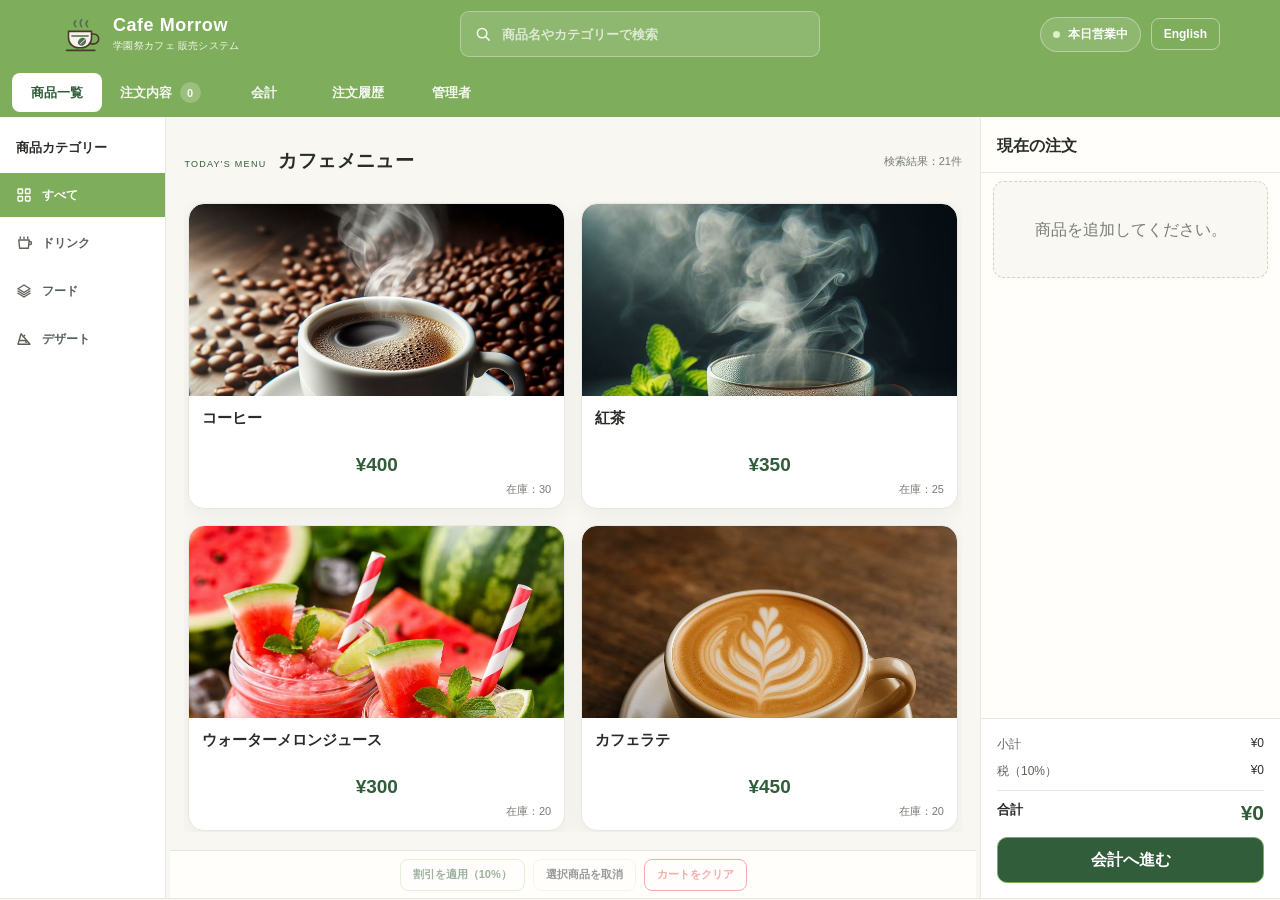
<file: cafe_sales_system2/index.html>
<!DOCTYPE html>
<html lang="ja">
<head>
  <meta charset="UTF-8">
  <meta name="viewport" content="width=device-width, initial-scale=1.0">
  <title>Cafe販売システム</title>
  <link rel="icon" type="image/svg+xml" href="images/cafe-morrow-logo.svg">
  <link rel="stylesheet" href="style.css?v=20261022-header-icon">
  <script src="script.js?v=20261023-watermelon" defer></script>
</head>
<body>
  <header class="site-header">
    <div class="header-inner">
      <a
        class="brand"
        href="#"
        data-screen="productsScreen"
        aria-label="Cafe Morrow 商品一覧へ戻る"
      >
        <img class="brand-logo" src="images/cafe-morrow-logo.svg" alt="">
        <span class="brand-copy">
          <strong>Cafe Morrow</strong>
          <small>学園祭カフェ 販売システム</small>
        </span>
      </a>
      <label class="search-box header-search">
        <span aria-hidden="true"><svg class="search-icon" viewBox="0 0 24 24" fill="none" stroke="currentColor" stroke-width="2" stroke-linecap="round" stroke-linejoin="round"><circle cx="10.8" cy="10.8" r="6.3"/><path d="m16 16 4.2 4.2"/></svg></span>
        <input
          id="search"
          type="search"
          aria-label="商品検索"
          placeholder="商品名やカテゴリーで検索"
          autocomplete="off"
        >
      </label>
      <div class="header-actions">
        <span class="open-badge" id="cafeStatus" aria-live="polite">
          <span aria-hidden="true"></span>
          <span id="cafeStatusLabel">本日営業中</span>
        </span>
        <button class="language-button" id="languageToggle" type="button">English</button>
      </div>
    </div>
  </header>

  <nav class="nav" aria-label="メインナビゲーション">
    <button class="nav-button active" data-screen="productsScreen">商品一覧</button>
    <button class="nav-button" data-screen="orderScreen">
      注文内容 <span id="cartBadge">0</span>
    </button>
    <button class="nav-button" data-screen="paymentScreen">会計</button>
    <button class="nav-button" data-screen="historyScreen">注文履歴</button>
    <button class="nav-button" id="adminNav">管理者</button>
  </nav>

  <main>
    <section class="screen active" id="productsScreen">
      <div class="pos-layout">
        <aside class="category-sidebar" aria-label="カテゴリー">
          <h2>商品カテゴリー</h2>
          <div class="categories" id="categories">
            <button class="category active" data-category="すべて"><svg class="category-icon" viewBox="0 0 24 24" fill="none" stroke="currentColor" stroke-width="1.8" stroke-linecap="round" stroke-linejoin="round" aria-hidden="true"><rect x="4" y="4" width="6" height="6" rx="1"/><rect x="14" y="4" width="6" height="6" rx="1"/><rect x="4" y="14" width="6" height="6" rx="1"/><rect x="14" y="14" width="6" height="6" rx="1"/></svg> すべて</button>
            <button class="category" data-category="ドリンク"><svg class="category-icon" viewBox="0 0 24 24" fill="none" stroke="currentColor" stroke-width="1.8" stroke-linecap="round" stroke-linejoin="round" aria-hidden="true"><path d="M5 8h14l-1.2 11H6.2L5 8Z"/><path d="M7 4v2m5-2v2m5-2v2m2 4h1a2 2 0 0 1 0 4h-1"/></svg> ドリンク</button>
            <button class="category" data-category="フード"><svg class="category-icon" viewBox="0 0 24 24" fill="none" stroke="currentColor" stroke-width="1.8" stroke-linecap="round" stroke-linejoin="round" aria-hidden="true"><path d="m4 9 8-5 8 5-8 5-8-5Z"/><path d="m4 12 8 5 8-5M4 15l8 5 8-5"/></svg> フード</button>
            <button class="category" data-category="デザート"><svg class="category-icon" viewBox="0 0 24 24" fill="none" stroke="currentColor" stroke-width="1.8" stroke-linecap="round" stroke-linejoin="round" aria-hidden="true"><path d="M4 19h16L8 5 4 19Z"/><path d="M6 14h8M11 9l2-2m1 9h2"/></svg> デザート</button>
          </div>
        </aside>

        <section class="product-browser" aria-label="商品一覧">
          <div class="menu-toolbar">
            <div class="menu-heading">
              <p class="eyebrow">TODAY'S MENU</p>
              <h2>カフェメニュー</h2>
            </div>
            <p id="searchMessage" class="muted" aria-live="polite"></p>
          </div>
          <p class="closed-notice" id="cafeClosedNotice" hidden>
            ただいま閉店中です。営業再開まで注文をお待ちください。
          </p>
          <div class="products" id="products"></div>
          <p id="notice" class="notice" aria-live="polite"></p>
          <div class="bottom-action-bar">
            <button class="secondary discount-button" id="discountButton" type="button" disabled>割引を適用（10%）</button>
            <button class="secondary" id="voidItemButton" type="button" disabled>選択商品を取消</button>
            <button class="danger-button" id="clearCartButton" type="button" disabled>カートをクリア</button>
          </div>
        </section>

        <aside class="current-order" aria-labelledby="currentOrderHeading">
          <h2 id="currentOrderHeading">現在の注文</h2>
          <div class="pos-cart" id="posCart"></div>
          <div class="order-summary">
            <div class="summary-row"><span>小計</span><strong id="posSubtotal">¥0</strong></div>
            <div class="summary-row discount-summary" id="posDiscountRow" hidden><span>割引（10%）</span><strong id="posDiscount">−¥0</strong></div>
            <div class="summary-row"><span>税（10%）</span><strong id="posTax">¥0</strong></div>
            <div class="summary-row grand-total"><span>合計</span><strong id="posTotal">¥0</strong></div>
            <button class="primary full" type="button" data-go="paymentScreen">会計へ進む</button>
          </div>
        </aside>
      </div>
    </section>

    <section class="screen" id="systemStoppedScreen">
      <div class="panel system-stop-panel">
        <span class="system-stop-icon" aria-hidden="true">Ⅱ</span>
        <p class="eyebrow">SERVICE PAUSED</p>
        <h2>ただいま営業を終了しています</h2>
        <p class="muted">
          システムを停止しています。ご利用を再開するには、管理者にお問い合わせください。
        </p>
        <button class="secondary" data-go="adminLoginScreen">管理者ログイン</button>
      </div>
    </section>

    <section class="screen" id="orderScreen">
      <div class="panel">
        <h2 class="section-heading"><span class="heading-icon" aria-hidden="true"><svg viewBox="0 0 24 24" fill="none" stroke="currentColor" stroke-width="1.8" stroke-linecap="round" stroke-linejoin="round"><circle cx="9" cy="20" r="1"/><circle cx="19" cy="20" r="1"/><path d="M2 3h2l2.4 12.2a2 2 0 0 0 2 1.6h9.8a2 2 0 0 0 2-1.6L22 7H5"/></svg></span>注文内容</h2>
        <p class="muted">選択した商品の数量を変更したり、削除したりできます。</p>
        <div id="cart"></div>
        <div class="order-summary detail-summary">
          <div class="summary-row"><span>小計</span><strong id="orderSubtotal">¥0</strong></div>
          <div class="summary-row discount-summary" id="orderDiscountRow" hidden><span>割引（10%）</span><strong id="orderDiscount">−¥0</strong></div>
          <div class="summary-row"><span>税（10%）</span><strong id="orderTax">¥0</strong></div>
          <button class="secondary discount-cancel-button" id="orderDiscountButton" type="button">割引を適用（10%）</button>
        </div>
        <div class="total">
          <span>合計（税込）</span>
          <strong id="total">¥0</strong>
        </div>
        <div class="actions split">
          <button class="secondary" data-go="productsScreen">← 商品一覧に戻る</button>
          <button class="primary" data-go="paymentScreen">会計へ進む →</button>
        </div>
      </div>
    </section>

    <section class="screen" id="paymentScreen">
      <div class="panel narrow">
        <h2 class="section-heading"><span class="heading-icon" aria-hidden="true"><svg viewBox="0 0 24 24" fill="none" stroke="currentColor" stroke-width="1.8" stroke-linecap="round" stroke-linejoin="round"><rect x="3" y="5" width="18" height="14" rx="2"/><path d="M3 10h18M7 15h4"/></svg></span>会計</h2>
        <div class="payment-summary">
          <div class="order-summary payment-breakdown">
            <div class="summary-row"><span>小計</span><strong id="paymentSubtotal">¥0</strong></div>
            <div class="summary-row discount-summary" id="paymentDiscountRow" hidden><span>割引（10%）</span><strong id="paymentDiscount">−¥0</strong></div>
            <div class="summary-row"><span>税（10%）</span><strong id="paymentTax">¥0</strong></div>
            <div class="summary-row grand-total"><span>お支払い合計</span><strong id="paymentTotal">¥0</strong></div>
          </div>
        </div>
        <button class="secondary discount-cancel-button" id="paymentDiscountButton" type="button">割引を適用（10%）</button>

        <label for="paymentMethod">支払方法</label>
        <select id="paymentMethod" class="payment-select">
          <option value="現金">現金</option>
          <option value="クレジットカード">クレジットカード</option>
          <option value="電子マネー">電子マネー</option>
          <option value="ポイントカード">ポイントカード</option>
        </select>

        <div id="cashPaymentArea">
          <label for="payment">お預かり金額（現金）</label>
          <input
            id="payment"
            type="number"
            min="0"
            step="1"
            placeholder="お預かり金額を入力"
          >
          <div class="change">
            <span id="changeLabel">お釣り</span>
            <strong id="change">¥0</strong>
          </div>
        </div>

        <p id="paymentMethodNote" class="muted">現金でお支払いします。</p>
        <button class="primary full" id="checkout">注文を確定する</button>
        <p id="paymentNotice" class="notice"></p>

        <div class="actions">
          <button class="secondary" data-go="orderScreen">← 注文内容に戻る</button>
        </div>
      </div>
    </section>

    <section class="screen" id="historyScreen">
      <div class="panel">
        <h2 class="section-heading"><span class="heading-icon" aria-hidden="true"><svg viewBox="0 0 24 24" fill="none" stroke="currentColor" stroke-width="1.8" stroke-linecap="round" stroke-linejoin="round"><rect x="5" y="4" width="14" height="17" rx="2"/><path d="M9 4.5h6M9 10h6M9 14h6M9 18h3"/></svg></span>注文履歴</h2>
        <p class="muted">確定した注文を新しい順に表示します。</p>
        <div id="history"></div>
        <button class="secondary" id="clearHistory">履歴を削除</button>
      </div>
    </section>

    <section class="screen" id="adminLoginScreen">
      <div class="panel narrow">
        <h2 class="section-heading"><span class="heading-icon" aria-hidden="true"><svg viewBox="0 0 24 24" fill="none" stroke="currentColor" stroke-width="1.8" stroke-linecap="round" stroke-linejoin="round"><rect x="4" y="10" width="16" height="11" rx="2"/><path d="M8 10V7a4 4 0 1 1 8 0v3M12 14v3"/></svg></span>管理者ログイン</h2>
        <p class="muted">管理者専用機能を利用するにはログインしてください。</p>

        <label for="adminUser">ユーザー名</label>
        <input id="adminUser" autocomplete="username" placeholder="admin">

        <label for="adminPass">パスワード</label>
        <input
          id="adminPass"
          type="password"
          autocomplete="current-password"
          placeholder="パスワード"
        >

        <p class="muted">デモ用：ユーザー名 admin / パスワード admin123</p>
        <p id="adminLoginError" class="notice"></p>
        <button class="primary full" id="adminLoginButton">ログイン</button>

        <div class="actions">
          <button class="secondary" data-go="productsScreen">戻る</button>
        </div>
      </div>
    </section>

    <section class="screen" id="adminScreen">
      <div class="panel">
        <div class="admin-heading">
          <div>
            <h2 class="section-heading"><span class="heading-icon" aria-hidden="true"><svg viewBox="0 0 24 24" fill="none" stroke="currentColor" stroke-width="1.8" stroke-linecap="round" stroke-linejoin="round"><circle cx="12" cy="12" r="3"/><path d="m19.4 15 .1.1a1.7 1.7 0 0 1-2.4 2.4l-.1-.1a1.7 1.7 0 0 0-2.9 1.2v.2a1.7 1.7 0 0 1-3.4 0v-.2a1.7 1.7 0 0 0-2.9-1.2l-.1.1a1.7 1.7 0 0 1-2.4-2.4l.1-.1a1.7 1.7 0 0 0-1.2-2.9H4a1.7 1.7 0 0 1 0-3.4h.2a1.7 1.7 0 0 0 1.2-2.9l-.1-.1a1.7 1.7 0 0 1 2.4-2.4l.1.1a1.7 1.7 0 0 0 2.9-1.2V2.9a1.7 1.7 0 0 1 3.4 0v.2a1.7 1.7 0 0 0 2.9 1.2l.1-.1a1.7 1.7 0 0 1 2.4 2.4l-.1.1a1.7 1.7 0 0 0 1.2 2.9h.2a1.7 1.7 0 0 1 0 3.4h-.2a1.7 1.7 0 0 0-1.2 2.9Z"/></svg></span>管理者ダッシュボード</h2>
            <p class="muted">商品・在庫・売上・販売状況を管理できます。</p>
          </div>
          <button class="secondary" id="adminLogout">ログアウト</button>
        </div>

        <section class="cafe-status-control" aria-labelledby="cafeStatusHeading">
          <div>
            <h3 id="cafeStatusHeading">営業状態</h3>
            <p id="adminCafeStatus" class="muted"></p>
          </div>
          <button class="primary" id="toggleCafeStatus" type="button"></button>
        </section>

        <div class="admin-stats" id="adminStats"></div>

        <h3>商品情報・在庫管理</h3>
        <form id="productForm" class="admin-form">
          <input id="editProductId" type="hidden">

          <div>
            <label for="adminProductName">商品名</label>
            <input id="adminProductName" required maxlength="60" placeholder="商品名">
          </div>

          <div>
            <label for="adminProductCategory">カテゴリー</label>
            <select id="adminProductCategory" class="payment-select">
              <option>ドリンク</option>
              <option>フード</option>
              <option>デザート</option>
            </select>
          </div>

          <div>
            <label for="adminProductPrice">価格（円）</label>
            <input id="adminProductPrice" type="number" min="0" step="1" required>
          </div>

          <div>
            <label for="adminProductStock">在庫数</label>
            <input id="adminProductStock" type="number" min="0" step="1" required>
          </div>

          <button class="primary" type="submit">商品を保存</button>
          <button class="secondary" type="button" id="productFormReset">入力をクリア</button>
        </form>
        <div id="adminProductTable"></div>

        <h3>売上確認・販売状況分析</h3>
        <div class="admin-filters">
          <label for="salesPeriod">集計期間</label>
          <select id="salesPeriod" class="payment-select">
            <option value="today">今日</option>
            <option value="7">過去7日間</option>
            <option value="30">過去30日間</option>
            <option value="all">全期間</option>
          </select>
        </div>
        <div id="salesAnalysis"></div>
      </div>
    </section>
  </main>

  <footer>© Cafe販売システム</footer>
</body>
</html>
</file>
<file: cafe_sales_system2/style.css>
:root {
  color-scheme: light;
  --cream: #f8f7f2;
  --paper: #ffffff;
  --white: #fff;
  --brown: #292d29;
  --brown-soft: #596159;
  --green: #7ead5b;
  --green-dark: #315d3b;
  --green-pale: #edf4e8;
  --line: #e8e8e2;
  --muted: #777d75;
  --danger: #ef5350;
  --shadow: 0 8px 22px #3036400d;
  font-family: "Hiragino Kaku Gothic ProN", "Yu Gothic", Meiryo, sans-serif;
  color: var(--brown);
  background: var(--cream);
}

* { box-sizing: border-box; }
body { min-width: 320px; margin: 0; background: var(--cream); color: var(--brown); }
button, input, select { font: inherit; }
button { cursor: pointer; }
button:focus-visible, a:focus-visible, input:focus-visible, select:focus-visible { outline: 3px solid #a7b99a; outline-offset: 2px; }

.site-header { background: var(--paper); border-bottom: 1px solid var(--line); }
.header-inner { max-width: 1200px; min-height: 88px; margin: auto; padding: 14px 28px; display: flex; justify-content: space-between; align-items: center; }
.brand { display: inline-flex; align-items: center; gap: 11px; color: inherit; text-decoration: none; }
.brand-logo { display: block; width: 52px; height: 52px; flex: 0 0 52px; }
.brand-copy { display: block; }
.brand strong, .brand small { display: block; }
.brand strong { font-family: Georgia, "Yu Mincho", serif; font-size: 21px; letter-spacing: .03em; }
.brand small { margin-top: 3px; color: var(--muted); font-size: 11px; letter-spacing: .08em; }
.header-actions { display: flex; align-items: center; gap: 10px; }
.language-button { padding: 8px 12px; border: 1px solid var(--line); border-radius: 8px; background: var(--white); color: var(--brown); font-size: 12px; font-weight: 700; white-space: nowrap; }
.language-button:hover { border-color: var(--green); background: var(--green-pale); }
.open-badge { display: inline-flex; align-items: center; gap: 8px; padding: 8px 12px; border: 1px solid #dbe5d6; border-radius: 999px; background: #f5f8f1; color: var(--green-dark); font-size: 12px; font-weight: 700; }
.open-badge > span:first-child { width: 7px; height: 7px; flex: 0 0 7px; border-radius: 50%; background: #6c9560; }
.open-badge > span:last-child { width: auto; height: auto; border-radius: 0; background: transparent; white-space: nowrap; }
.open-badge.closed { border-color: #ead8ce; background: #fbf3ef; color: #8b483a; }
.open-badge.closed > span:first-child { background: #b56b54; }

.nav { position: sticky; z-index: 5; top: 0; display: flex; justify-content: center; gap: 8px; padding: 10px 16px; border-bottom: 1px solid var(--line); background: #fffdf8f2; backdrop-filter: blur(12px); }
.nav-button { min-width: 120px; padding: 11px 16px; border: 0; border-radius: 8px; background: transparent; color: var(--brown-soft); font-size: 14px; font-weight: 700; transition: background-color .15s ease, color .15s ease; }
.nav-button:hover { background: var(--green-pale); color: var(--green-dark); }
.nav-button:disabled { cursor: not-allowed; opacity: .48; }
.nav-button.active { background: var(--green); color: var(--white); }
#cartBadge { display: inline-grid; min-width: 21px; height: 21px; margin-left: 4px; padding: 0 5px; place-items: center; border-radius: 999px; background: #ffffff38; color: inherit; font-size: 11px; }

main { width: min(1160px, 100%); min-height: 68vh; margin: auto; padding: 34px 24px 52px; }
.screen { display: none; }
.screen.active { display: block; }
.panel { padding: 32px; border: 1px solid #eee8de; border-radius: 16px; background: var(--paper); box-shadow: var(--shadow); }
h2 { margin: 3px 0 22px; font-family: Georgia, "Yu Mincho", serif; font-size: 25px; letter-spacing: .02em; }
h3 { margin: 30px 0 14px; font-size: 18px; }
.menu-intro { padding: 6px 0 8px; }
.menu-intro .eyebrow { margin: 0 0 9px; color: var(--green); font-size: 11px; font-weight: 800; letter-spacing: .18em; }
.menu-intro h2 { margin: 0; font-size: 30px; }
.menu-intro .muted { margin: 9px 0 0; }
.closed-notice:not([hidden]) { margin: 16px 0 0; padding: 12px 14px; border: 1px solid #ead8ce; border-radius: 8px; background: #fbf3ef; color: #8b483a; font-size: 13px; }
.system-stop-panel { max-width: 620px; margin: 8vh auto; text-align: center; }
.system-stop-icon { display: grid; width: 58px; height: 58px; margin: 0 auto 18px; place-items: center; border-radius: 50%; background: #fbf3ef; color: #8b483a; font-size: 26px; }
.system-stop-panel .eyebrow { margin: 0 0 9px; color: #8b483a; font-size: 11px; font-weight: 800; letter-spacing: .18em; }
.system-stop-panel h2 { margin: 0 0 12px; }
.system-stop-panel .secondary { margin-top: 12px; }
.muted { color: var(--muted); font-size: 14px; line-height: 1.7; }

.categories { display: flex; gap: 9px; flex-wrap: wrap; margin: 24px 0 18px; }
.category { padding: 9px 18px; border: 1px solid var(--line); border-radius: 999px; background: var(--white); color: var(--brown-soft); font-size: 13px; font-weight: 700; transition: all .15s ease; }
.category:hover { border-color: #a8b79e; color: var(--green-dark); }
.category.active { border-color: var(--green); background: var(--green); color: white; }
.menu-toolbar { display: flex; justify-content: space-between; align-items: center; gap: 16px; margin: 0 0 18px; }
.search-box { display: flex; width: min(420px, 100%); min-height: 44px; align-items: center; gap: 10px; margin: 0; padding: 0 13px; border: 1px solid var(--line); border-radius: 9px; background: white; color: var(--muted); }
.search-box span { font-size: 22px; line-height: 1; }
.search-box .search-icon { display: block; width: 18px; height: 18px; }
.search-box input { width: 100%; min-width: 0; padding: 10px 0; border: 0; outline: 0; background: transparent; color: var(--brown); font-size: 14px; }
.search-box:focus-within { border-color: #8ca184; box-shadow: 0 0 0 3px #526c5214; }
.menu-toolbar #searchMessage { flex: 0 0 auto; margin: 0; font-size: 12px; }

.products { display: grid; grid-template-columns: repeat(3, minmax(0, 1fr)); align-items: start; gap: 17px; }
.product { min-width: 0; overflow: hidden; display: flex; flex-direction: column; padding: 0; border: 1px solid var(--line); border-radius: 13px; background: white; box-shadow: 0 4px 14px #49382d08; transition: transform .18s ease, box-shadow .18s ease, border-color .18s ease; }
.product:hover { transform: translateY(-2px); border-color: #d3ddcd; box-shadow: 0 10px 24px #49382d12; }
.product-photo { width: 100%; height: 280px; flex: 0 0 280px; display: grid; place-items: center; overflow: hidden; border: 0; border-radius: 0; background: #f8f6f0; color: var(--muted); font-size: 12px; }
.product-photo img { display: block; width: 100%; height: 100%; padding: 4px; object-fit: contain; object-position: center; transition: transform .28s ease; }
.product-photo > span { display: grid; width: 100%; height: 100%; place-items: center; }
@media (hover: hover) and (pointer: fine) {
  .product-photo:hover img { transform: scale(1.12); }
}
@media (hover: none) {
  .product-photo:active img { transform: scale(1.08); }
}
.product-info { flex: 1; min-width: 0; padding: 16px 16px 8px; }
.product-name { min-height: 1.5em; margin-bottom: 9px; overflow-wrap: anywhere; color: var(--brown); font-size: 16px; font-weight: 700; }
.price { color: var(--green-dark); font-family: Georgia, "Yu Mincho", serif; font-size: 20px; font-weight: 700; }
.stock { margin-top: 8px; color: var(--muted); font-size: 12px; }
.add { width: calc(100% - 32px); min-height: 40px; margin: 8px 16px 16px; padding: 9px 12px; border: 0; border-radius: 8px; background: var(--green); color: white; font-size: 13px; font-weight: 700; transition: background-color .15s ease; }
.add:hover:not(:disabled) { background: var(--green-dark); }
.add:disabled { cursor: not-allowed; background: #c8c4bb; color: #fff; }

label { display: block; margin: 10px 0 8px; font-weight: 700; }
input, .payment-select { width: 100%; min-height: 44px; padding: 11px 12px; border: 1px solid var(--line); border-radius: 8px; background: white; color: var(--brown); font-size: 15px; }
.payment-select { cursor: pointer; }
.order-row { display: grid; grid-template-columns: 1fr auto; gap: 12px; padding: 17px 0; border-bottom: 1px solid var(--line); }
.order-name { margin-bottom: 8px; font-weight: 700; }
.order-detail { color: var(--muted); font-size: 13px; }
.order-price { align-self: center; font-weight: 700; }
.qty-controls { display: flex; align-items: center; gap: 7px; flex-wrap: wrap; margin-top: 9px; }
.qty-controls button { min-height: 31px; padding: 3px 10px; border: 1px solid var(--line); border-radius: 6px; background: white; color: var(--brown); }
.qty-controls .remove { color: var(--danger); }
.total { display: flex; justify-content: space-between; align-items: center; margin-top: 20px; padding-top: 18px; border-top: 2px solid var(--green); }
.total strong, .payment-summary strong { color: var(--green-dark); font-family: Georgia, "Yu Mincho", serif; font-size: 25px; }
.actions { display: flex; justify-content: flex-end; gap: 12px; margin-top: 26px; }
.split > * { flex: 1; }
.primary, .secondary { min-height: 44px; padding: 12px 18px; border-radius: 8px; font-weight: 700; }
.primary { border: 1px solid var(--green); background: var(--green); color: white; }
.primary:hover { border-color: var(--green-dark); background: var(--green-dark); }
.primary:disabled { cursor: not-allowed; border-color: #c8c4bb; background: #c8c4bb; }
.secondary { border: 1px solid var(--line); background: white; color: var(--brown); }
.secondary:hover { border-color: #c2ceba; background: #f8faf5; }
.narrow { max-width: 650px; margin: auto; }
.payment-summary, .change { display: flex; justify-content: space-between; align-items: center; gap: 12px; margin: 18px 0; padding: 18px; border: 1px solid #e3e9dd; border-radius: 10px; background: #f4f7f0; }
.change strong { color: var(--green-dark); font-size: 20px; }
.full { width: 100%; }
.empty { grid-column: 1 / -1; margin: 0; padding: 34px 18px; border: 1px dashed #d9d1c4; border-radius: 11px; background: #faf8f2; color: var(--muted); text-align: center; line-height: 1.7; }
.history-item { margin: 12px 0; padding: 16px; border: 1px solid var(--line); border-radius: 9px; background: white; line-height: 1.8; overflow-wrap: anywhere; }
.notice { min-height: 18px; color: var(--green-dark); font-size: 13px; }
footer { padding: 22px; background: #3f342b; color: #eee8dc; text-align: center; font-size: 12px; letter-spacing: .05em; }

.admin-heading { display: flex; justify-content: space-between; align-items: flex-start; gap: 16px; flex-wrap: wrap; }
.cafe-status-control { display: flex; justify-content: space-between; align-items: center; gap: 18px; margin: 18px 0 24px; padding: 18px; border: 1px solid var(--line); border-radius: 10px; background: white; }
.cafe-status-control h3 { margin: 0; font-size: 16px; }
.cafe-status-control p { margin: 5px 0 0; }
.cafe-status-control .primary { flex: 0 0 auto; }
.admin-stats { display: grid; grid-template-columns: repeat(3, minmax(0, 1fr)); gap: 12px; margin: 20px 0 30px; }
.stat-card { padding: 18px; border: 1px solid #e3e9dd; border-radius: 10px; background: #f4f7f0; }
.stat-card span { display: block; color: var(--brown-soft); font-size: 13px; }
.stat-card strong { display: block; margin-top: 8px; color: var(--green-dark); font-size: 24px; }
.admin-form { display: grid; grid-template-columns: repeat(2, minmax(0, 1fr)); gap: 12px; align-items: end; margin: 18px 0; }
.admin-form button { min-height: 44px; }
.admin-table-wrap { overflow-x: auto; margin: 16px 0 28px; }
.admin-table { width: 100%; min-width: 620px; border-collapse: collapse; }
.admin-table th, .admin-table td { padding: 11px; border-bottom: 1px solid var(--line); text-align: left; }
.admin-table th { background: #f3f0e8; }
.admin-table button { margin: 2px; padding: 7px 10px; border: 1px solid var(--line); border-radius: 6px; background: white; color: var(--brown); }
.admin-table .delete-product { color: var(--danger); }
.admin-filters { max-width: 260px; margin: 14px 0; }
.analysis-grid { display: grid; grid-template-columns: repeat(2, minmax(0, 1fr)); gap: 16px; }
.analysis-card { padding: 16px; border: 1px solid var(--line); border-radius: 10px; background: white; }
.analysis-card h4 { margin: 0 0 12px; }
.bar-row { margin: 12px 0; }
.bar-label { display: flex; justify-content: space-between; gap: 8px; font-size: 14px; }
.bar-track { height: 10px; overflow: hidden; margin-top: 5px; border-radius: 10px; background: #eeece5; }
.bar-fill { height: 100%; border-radius: 10px; background: var(--green); }
.admin-login-note { color: var(--danger); }

@media (max-width: 900px) {
  .products { grid-template-columns: repeat(2, minmax(0, 1fr)); }
  .product-photo { height: 280px; flex-basis: 280px; }
}
@media (max-width: 650px) {
  .header-inner { min-height: 74px; padding: 12px 16px; }
  .brand-logo { width: 44px; height: 44px; flex-basis: 44px; }
  .brand strong { font-size: 18px; }
  .brand small { font-size: 10px; }
  .open-badge { padding: 7px 9px; font-size: 11px; }
  .nav { justify-content: flex-start; gap: 4px; overflow-x: auto; padding: 8px; }
  .nav-button { min-width: max-content; padding: 10px 12px; font-size: 12px; }
  main { padding: 20px 12px 34px; }
  .panel { padding: 20px 16px; border-radius: 12px; }
  .menu-intro h2 { font-size: 26px; }
  .menu-toolbar { align-items: flex-start; flex-direction: column; gap: 7px; }
  .cafe-status-control { align-items: stretch; flex-direction: column; }
  .products { grid-template-columns: 1fr; gap: 14px; }
  .product-photo { height: 320px; flex-basis: 320px; }
  .product-info { padding: 14px 14px 6px; }
  .product-name { font-size: 14px; }
  .price { font-size: 18px; }
  .add { width: calc(100% - 28px); min-height: 40px; margin: 8px 14px 14px; padding: 9px 10px; font-size: 13px; }
  .actions { flex-direction: column; }
  .admin-stats, .analysis-grid, .admin-form { grid-template-columns: 1fr; }
  .stat-card strong { font-size: 21px; }
}
@media (max-width: 380px) {
  .header-inner { gap: 8px; padding: 12px; }
  .brand { min-width: 0; gap: 8px; }
  .brand-logo { width: 40px; height: 40px; flex-basis: 40px; }
  .brand strong { font-size: 16px; }
  .brand small { letter-spacing: 0; }
  .header-actions { gap: 6px; }
  .language-button { padding: 7px 8px; font-size: 11px; }
  .open-badge { flex: 0 0 auto; gap: 5px; padding: 6px 7px; font-size: 10px; }
  .product-photo { height: 280px; flex-basis: 280px; }
}
@media (prefers-reduced-motion: reduce) {
  *, *::before, *::after { scroll-behavior: auto !important; transition-duration: .01ms !important; }
}

/* Compact POS workspace */
.site-header { background: var(--green); border-bottom: 0; color: white; }
.header-inner { width: min(1480px, 100%); min-height: 68px; padding: 10px 20px; gap: 22px; }
.brand { flex: 0 0 auto; color: white; }
.brand-logo { width: 42px; height: 42px; flex-basis: 42px; }
.brand strong { font-family: inherit; font-size: 18px; }
.brand small { color: #f3f8ee; font-size: 10px; letter-spacing: .03em; }
.header-search { width: min(360px, 34vw); min-height: 38px; margin: 0 auto; border-color: #ffffff40; border-radius: 9px; background: #ffffff20; color: #f8fbf5; }
.header-search input { color: white; font-size: 13px; }
.header-search input::placeholder { color: #f2f6edc9; }
.header-search:focus-within { border-color: white; box-shadow: 0 0 0 3px #ffffff24; }
.header-actions { flex: 0 0 auto; }
.open-badge { border-color: #ffffff5c; background: #ffffff20; color: white; }
.open-badge > span:first-child { background: #dbf1c6; }
.open-badge.closed { border-color: #ffe0d9; background: #ffffff20; color: white; }
.open-badge.closed > span:first-child { background: #ffd0c5; }
.language-button { border-color: #ffffff72; background: transparent; color: white; }
.language-button:hover { border-color: white; background: #ffffff22; color: white; }
.nav { position: static; justify-content: flex-start; gap: 4px; padding: 5px max(12px, calc((100vw - 1440px) / 2)); border: 0; background: var(--green); }
.nav-button { min-width: 90px; padding: 9px 14px; color: #f5f8f1; font-size: 13px; }
.nav-button:hover { background: #ffffff20; color: white; }
.nav-button.active { background: white; color: var(--green-dark); }
.nav-button:disabled { color: #ffffff99; }
#cartBadge { background: #ffffff38; }
main { width: 100%; max-width: none; min-height: 0; margin: 0; padding: 0; }
#productsScreen.active { height: calc(100dvh - 118px); min-height: 510px; }
.pos-layout { display: grid; width: 100%; height: 100%; min-height: 0; grid-template-columns: 166px minmax(0, 1fr) 312px; border-bottom: 1px solid var(--line); background: var(--cream); }
.category-sidebar { min-width: 0; overflow-y: auto; padding: 18px 0; border-right: 1px solid var(--line); background: white; }
.category-sidebar h2 { margin: 0 16px 14px; font-family: inherit; font-size: 14px; letter-spacing: 0; }
.categories { display: grid; gap: 4px; margin: 0; }
.category { display: flex; min-height: 40px; align-items: center; gap: 9px; padding: 9px 14px; border: 0; border-radius: 0; background: white; color: var(--brown-soft); font-size: 12px; text-align: left; }
.category > span { width: 18px; text-align: center; }
.category-icon { display: block; flex: 0 0 18px; width: 18px; height: 18px; }
.category:hover { border-color: transparent; background: var(--green-pale); color: var(--green-dark); }
.category.active { border-color: transparent; background: var(--green); color: white; }
.product-browser { display: flex; min-width: 0; min-height: 0; flex-direction: column; padding: 12px 14px 0; }
.menu-toolbar { min-height: 46px; flex: 0 0 auto; align-items: center; margin: 0 0 8px; }
.menu-heading { display: flex; align-items: baseline; gap: 10px; }
.menu-heading .eyebrow { margin: 0; color: var(--green-dark); font-size: 9px; }
.menu-heading h2 { margin: 0; font-family: inherit; font-size: 17px; }
.menu-toolbar #searchMessage { font-size: 11px; }
.products { min-height: 0; flex: 1 1 auto; grid-template-columns: repeat(4, minmax(0, 1fr)); align-content: start; gap: 10px; overflow-y: auto; padding: 0 3px 12px; }
.product { width: 100%; min-height: 0; align-items: stretch; padding: 4px; border-color: var(--line); border-radius: 17px; color: var(--brown); text-align: center; }
.product-photo { width: 100%; height: clamp(72px, 9.5vh, 104px); flex: 0 0 auto; border-radius: 12px; background: #f2f3f0; }
.product-photo img { padding: 0; object-fit: cover; }
.product-info { flex: 0 0 auto; padding: 4px 4px 2px; }
.product-name { min-height: 0; margin: 0 0 2px; font-size: 12px; }
.price { color: var(--green); font-family: inherit; font-size: 14px; }
.stock { margin: 2px 0 1px; font-size: 10px; }
.product:disabled { cursor: not-allowed; filter: grayscale(.25); opacity: .7; }
.product.out-of-stock .product-photo { position: relative; }
.product.out-of-stock .product-photo::after { position: absolute; inset: 0; display: grid; place-items: center; background: #30364075; color: white; content: attr(data-stock-label); font-size: 12px; font-weight: 700; }
.product-browser > .notice { flex: 0 0 auto; margin: 0; }
.current-order { display: flex; min-width: 0; min-height: 0; flex-direction: column; border-left: 1px solid var(--line); background: white; }
.current-order > h2 { flex: 0 0 auto; margin: 0; padding: 16px 14px 13px; border-bottom: 1px solid var(--line); font-family: inherit; font-size: 15px; letter-spacing: 0; }
.pos-cart { min-height: 0; flex: 1 1 auto; overflow-y: auto; padding: 8px 10px; }
.order-row { position: relative; grid-template-columns: minmax(0, 1fr) auto; gap: 6px; margin: 4px 0 8px; padding: 11px 10px; border: 1px solid transparent; border-radius: 12px; background: #f5f6f5; cursor: pointer; }
.order-row.selected { border-color: var(--green); background: #f2f7ed; }
.order-name { margin: 0; font-size: 12px; }
.order-detail { margin-top: 4px; font-size: 10px; }
.order-price { align-self: start; font-size: 12px; }
.qty-controls { gap: 5px; margin-top: 7px; }
.qty-controls button { min-width: 24px; min-height: 24px; padding: 1px 6px; border-color: transparent; background: transparent; color: var(--green-dark); font-size: 12px; }
.qty-controls .remove { color: var(--danger); font-size: 17px; }
.order-summary { flex: 0 0 auto; padding: 10px 14px; border-top: 1px solid var(--line); background: white; }
.summary-row { display: flex; justify-content: space-between; gap: 10px; padding: 4px 0; color: var(--brown-soft); font-size: 11px; }
.summary-row strong { color: var(--brown); font-weight: 500; }
.summary-row.discount-summary strong { color: var(--green-dark); }
.summary-row.grand-total { margin: 3px 0 7px; border-top: 1px solid var(--line); color: var(--brown); font-size: 13px; font-weight: 700; }
.summary-row.grand-total strong { color: var(--green); font-size: 17px; font-weight: 800; }
.order-summary .primary { min-height: 38px; padding: 8px 12px; }
.bottom-action-bar { display: flex; min-height: 48px; flex: 0 0 auto; align-items: center; justify-content: center; gap: 8px; margin: 0 -14px; padding: 6px 8px; border-top: 1px solid var(--line); background: white; }
.bottom-action-bar button { min-height: 32px; padding: 6px 12px; font-size: 11px; }
.discount-button { border-color: #c8dfb1; color: var(--green-dark); }
.danger-button { min-height: 44px; padding: 12px 18px; border: 1px solid var(--danger); border-radius: 8px; background: white; color: var(--danger); font-weight: 700; }
.danger-button:hover:not(:disabled) { background: #fff1f0; }
.bottom-action-bar button:disabled { cursor: not-allowed; opacity: .48; }
.screen:not(#productsScreen).active { width: min(1160px, 100%); margin: 0 auto; padding: 28px 20px 42px; }
.detail-summary { margin-top: 12px; padding: 8px 0; border-top: 0; background: transparent; }
.discount-cancel-button { min-height: 34px; margin-top: 6px; padding: 7px 12px; color: var(--green-dark); font-size: 12px; }
.payment-breakdown { width: 100%; padding: 0; border: 0; }
.payment-summary { display: block; }
[hidden] { display: none !important; }
.section-heading { display: flex; align-items: center; gap: 11px; }
.heading-icon {
  display: inline-grid;
  width: 38px;
  height: 38px;
  flex: 0 0 38px;
  place-items: center;
  border-radius: 12px;
  background: var(--green-pale);
  color: var(--green-dark);
}
.heading-icon svg { display: block; width: 21px; height: 21px; }
.admin-heading .section-heading { margin-top: 3px; }
footer { display: none; }

@media (min-width: 1500px) {
  .pos-layout { grid-template-columns: 190px minmax(0, 1fr) 360px; }
  .products { grid-template-columns: repeat(5, minmax(0, 1fr)); gap: 12px; }
  .product-photo { height: clamp(90px, 10vh, 125px); }
}
@media (max-width: 1050px) {
  .pos-layout { grid-template-columns: 132px minmax(0, 1fr) 280px; }
  .products { grid-template-columns: repeat(3, minmax(0, 1fr)); }
  .header-inner { gap: 12px; padding-right: 12px; padding-left: 12px; }
  .nav-button { min-width: 0; padding-right: 10px; padding-left: 10px; }
}
@media (max-width: 760px) {
  .header-inner { min-height: 62px; flex-wrap: wrap; gap: 8px; padding: 8px 12px; }
  .brand-logo { width: 36px; height: 36px; flex-basis: 36px; }
  .brand strong { font-size: 16px; }
  .brand small { display: none; }
  .header-search { order: 3; width: 100%; max-width: none; }
  .header-actions { margin-left: auto; }
  .open-badge { padding: 6px 8px; font-size: 10px; }
  .nav { overflow-x: auto; padding: 4px 8px; }
  .nav-button { min-height: 36px; padding: 7px 10px; font-size: 11px; }
  main { padding: 0; }
  #productsScreen.active { height: auto; min-height: 0; }
  .pos-layout { height: auto; min-height: 0; grid-template-columns: minmax(0, 1fr); }
  .category-sidebar { overflow-x: auto; overflow-y: hidden; padding: 8px 10px; border-right: 0; border-bottom: 1px solid var(--line); }
  .category-sidebar h2 { margin: 0 4px 7px; font-size: 12px; }
  .categories { display: flex; gap: 6px; }
  .category { min-height: 34px; flex: 0 0 auto; padding: 7px 11px; border-radius: 8px; }
  .product-browser { min-height: 430px; padding: 10px 10px 0; }
  .products { grid-template-columns: repeat(2, minmax(0, 1fr)); overflow: visible; }
  .product-photo { height: clamp(86px, 24vw, 150px); }
  .current-order { min-height: 330px; border-top: 1px solid var(--line); border-left: 0; }
  .pos-cart { max-height: 260px; }
  .bottom-action-bar { position: sticky; bottom: 0; z-index: 2; margin: 0 -10px; }
  .screen:not(#productsScreen).active { padding: 18px 12px 30px; }
}
@media (max-width: 380px) {
  .header-actions { gap: 5px; }
  .language-button { padding: 6px 8px; }
  .bottom-action-bar { gap: 4px; }
  .bottom-action-bar button { padding: 6px 7px; font-size: 10px; }
}

/* Responsive card geometry and tablet reflow */
html, body { max-width: 100%; }
body { overflow-x: clip; }
.pos-layout { grid-template-columns: minmax(140px, 0.16fr) minmax(0, 1fr) minmax(280px, clamp(280px, 22vw, 360px)); }
.category-sidebar, .product-browser, .current-order { min-width: 0; }
.products {
  grid-template-columns: repeat(auto-fill, minmax(min(100%, clamp(150px, 14vw, 190px)), 1fr));
  grid-auto-rows: minmax(154px, auto);
  align-items: stretch;
}
.product {
  display: grid;
  grid-template-rows: auto 1fr;
  min-height: 154px;
  height: 100%;
}
.product-photo {
  width: 100%;
  height: auto;
  aspect-ratio: 1.75 / 1;
  flex: initial;
}
.product-photo img { width: 100%; height: 100%; object-fit: cover; object-position: center; }
.product-info {
  display: grid;
  grid-template-rows: 2.6em auto minmax(1.2em, auto);
  align-content: start;
  justify-items: center;
  min-width: 0;
}
.product-name {
  display: -webkit-box;
  width: 100%;
  min-width: 0;
  min-height: 0;
  overflow: hidden;
  overflow-wrap: anywhere;
  line-height: 1.3;
  -webkit-box-orient: vertical;
  -webkit-line-clamp: 2;
}
.product .price { align-self: center; white-space: nowrap; }
.product .stock { align-self: end; min-height: 1.2em; }
.product:focus-visible { outline-offset: 2px; }

@media (max-width: 900px) {
  #productsScreen.active { height: auto; min-height: 0; }
  .pos-layout { height: auto; min-height: 0; grid-template-columns: minmax(0, 1fr); }
  .category-sidebar {
    overflow-x: auto;
    overflow-y: hidden;
    padding: 10px 12px;
    border-right: 0;
    border-bottom: 1px solid var(--line);
  }
  .category-sidebar h2 { margin: 0 4px 7px; font-size: 12px; }
  .categories { display: flex; width: max-content; max-width: 100%; flex-wrap: nowrap; gap: 6px; }
  .category { min-height: 40px; flex: 0 0 auto; padding: 8px 12px; border-radius: 8px; }
  .product-browser { min-height: 0; padding: 12px 14px 0; }
  .products { min-height: 0; overflow: visible; }
  .current-order { min-height: 300px; border-top: 1px solid var(--line); border-left: 0; }
  .pos-cart { max-height: 320px; }
}

@media (max-width: 760px) {
  .header-inner { width: 100%; }
  .header-search { min-width: 0; }
  .nav { justify-content: flex-start; scrollbar-width: none; }
  .nav::-webkit-scrollbar, .category-sidebar::-webkit-scrollbar { display: none; }
  .nav-button { flex: 0 0 auto; }
  .product-browser { padding: 10px 10px 0; }
  .products {
    grid-template-columns: repeat(auto-fill, minmax(min(100%, 150px), 1fr));
    grid-auto-rows: minmax(164px, auto);
    gap: 10px;
    padding-bottom: 14px;
  }
  .product { min-height: 164px; padding: 5px; border-radius: 14px; }
  .product-info { padding: 5px 5px 4px; }
  .product-name { font-size: 12px; }
  .product .price { font-size: 14px; }
  .product .stock { font-size: 10px; }
  .current-order { min-height: 300px; }
  .pos-cart { max-height: 280px; }
  .bottom-action-bar {
    position: static;
    min-height: 54px;
    flex-wrap: wrap;
    margin: 0 -10px;
    padding: 6px 8px max(6px, env(safe-area-inset-bottom));
  }
  .bottom-action-bar button { min-height: 40px; }
}

@media (max-width: 480px) {
  .header-inner { gap: 8px; padding: 8px 10px; }
  .brand { gap: 7px; }
  .brand-logo { width: 36px; height: 36px; flex-basis: 36px; }
  .brand strong { font-size: 15px; }
  .header-actions { max-width: 100%; gap: 6px; }
  .open-badge { max-width: 126px; overflow: hidden; padding: 6px 8px; font-size: 10px; text-overflow: ellipsis; }
  .language-button { min-height: 36px; padding: 6px 9px; }
  .header-search { min-height: 42px; }
  .nav { gap: 2px; padding: 4px 6px; }
  .nav-button { min-height: 42px; padding: 8px 10px; font-size: 11px; }
  .menu-toolbar { flex-direction: row; align-items: center; gap: 8px; }
  .menu-heading { min-width: 0; flex-wrap: wrap; gap: 3px 8px; }
  .menu-heading h2 { font-size: 16px; }
  .menu-toolbar #searchMessage { font-size: 10px; }
  .products { gap: 8px; }
  .product { min-height: 158px; }
  .product-photo { aspect-ratio: 1.55 / 1; }
  .bottom-action-bar { gap: 6px; }
  .bottom-action-bar button { flex: 1 1 auto; padding: 7px 8px; font-size: 10px; }
}

@media (max-width: 380px) {
  .open-badge { max-width: 112px; }
  .product-browser { padding-right: 8px; padding-left: 8px; }
  .products { grid-template-columns: repeat(auto-fill, minmax(min(100%, 142px), 1fr)); }
  .product { min-height: 152px; }
  .product-name { font-size: 11px; }
  .bottom-action-bar { margin-right: -8px; margin-left: -8px; }
}

/* Cafe menu: photography-first product cards and a quieter order panel */
.site-header { background: var(--green); }
.header-search { border-color: #ffffff50; }
.nav { background: var(--green); }
.pos-layout {
  grid-template-columns: clamp(148px, 13vw, 188px) minmax(0, 1fr) clamp(300px, 23vw, 360px);
}
.category-sidebar { padding-top: 22px; }
.category-sidebar h2 {
  margin: 0 16px 16px;
  color: var(--brown);
  font-size: 13px;
  font-weight: 700;
}
.category { min-height: 44px; padding: 10px 15px; transition: background-color .16s ease, color .16s ease; }
.category.active { background: var(--green); color: white; }
.category:not(.active):hover { background: #f4f6ef; }
.product-browser { padding: 17px 18px 0; }
.menu-toolbar { min-height: 54px; margin-bottom: 13px; }
.menu-heading { align-items: baseline; gap: 12px; }
.menu-heading .eyebrow { color: var(--green-dark); letter-spacing: .14em; }
.menu-heading h2 { color: var(--brown); font-size: clamp(18px, 1.5vw, 22px); }
.products {
  grid-template-columns: repeat(auto-fill, minmax(min(100%, 255px), 1fr));
  grid-auto-rows: max-content;
  align-content: start;
  gap: 16px;
  padding: 2px 4px 18px;
}
.product {
  display: flex;
  height: auto;
  min-height: 0;
  flex-direction: column;
  align-items: stretch;
  padding: 0;
  border: 1px solid var(--line);
  border-radius: 16px;
  background: var(--paper);
  box-shadow: 0 5px 18px #292d2910;
  text-align: left;
  transition: transform .2s ease, box-shadow .2s ease, border-color .2s ease;
}
.product:hover:not(:disabled) {
  transform: translateY(-3px);
  border-color: #d5dfca;
  box-shadow: 0 12px 26px #292d2918;
}
.product:active:not(:disabled) { transform: translateY(-1px) scale(.99); }
.product:focus-visible { outline: 3px solid var(--green-dark); outline-offset: 3px; }
.product-photo {
  width: 100%;
  height: clamp(180px, 15vw, 220px);
  aspect-ratio: auto;
  flex: none;
  border-radius: 15px 15px 0 0;
  background: #eeeee8;
}
.product-photo img { object-fit: cover; object-position: center; transition: transform .35s ease; }
.product-info {
  display: flex;
  flex: 1 0 auto;
  flex-direction: column;
  align-items: flex-start;
  gap: 4px;
  padding: 11px 13px 12px;
  text-align: left;
}
.product-name {
  display: -webkit-box;
  width: 100%;
  min-height: 2.8em;
  margin: 0;
  overflow: hidden;
  color: var(--brown);
  font-size: 15px;
  font-weight: 700;
  line-height: 1.4;
  overflow-wrap: anywhere;
  -webkit-box-orient: vertical;
  -webkit-line-clamp: 2;
}
.product .price {
  color: var(--green-dark);
  font-family: inherit;
  font-size: 19px;
  line-height: 1.25;
}
.product .stock {
  min-height: 1.2em;
  margin: 1px 0 0;
  color: var(--muted);
  font-size: 11px;
  line-height: 1.3;
}
.product.out-of-stock { cursor: not-allowed; }
.product.out-of-stock .product-photo::after { background: #292d2975; }
.product-browser > .notice { padding: 2px 0; }
.current-order { background: #fffefa; }
.current-order > h2 { padding: 19px 16px 15px; font-size: 16px; }
.pos-cart { padding: 8px 12px; }
.order-row {
  grid-template-columns: 52px minmax(0, 1fr) auto;
  align-items: center;
  gap: 10px;
  margin: 6px 0;
  padding: 10px;
  border-color: #eeeee8;
  background: white;
  cursor: default;
}
.order-thumb {
  display: grid;
  width: 52px;
  height: 52px;
  overflow: hidden;
  place-items: center;
  border-radius: 10px;
  background: #f1f1eb;
  color: var(--green-dark);
  font-size: 19px;
}
.order-thumb img { display: block; width: 100%; height: 100%; object-fit: cover; object-position: center; }
.order-item-copy { min-width: 0; }
.order-name { overflow: hidden; margin: 0 0 3px; font-size: 12px; text-overflow: ellipsis; white-space: nowrap; }
.order-detail { margin: 0; color: var(--muted); font-size: 11px; }
.order-row .order-price { align-self: start; padding-top: 1px; color: var(--brown); font-size: 12px; white-space: nowrap; }
.qty-controls { gap: 4px; margin-top: 6px; }
.qty-controls button { min-width: 30px; min-height: 30px; border: 1px solid #e8e8e2; border-radius: 8px; background: #fff; }
.qty-controls .remove { border-color: transparent; color: var(--danger); }
.order-summary { padding: 12px 16px 15px; }
.summary-row { padding: 5px 0; font-size: 12px; }
.summary-row.grand-total { margin-top: 5px; padding-top: 10px; }
.summary-row.grand-total strong { color: var(--green-dark); font-size: 21px; }
.order-summary .primary { min-height: 46px; border-radius: 10px; background: var(--green-dark); }
.order-summary .primary:hover { background: #274c30; }
.bottom-action-bar { background: #fffefa; }

@media (min-width: 1500px) {
  .pos-layout { grid-template-columns: 188px minmax(0, 1fr) 360px; }
  .products { grid-template-columns: repeat(auto-fill, minmax(min(100%, 270px), 1fr)); gap: 18px; }
}
@media (max-width: 1200px) and (min-width: 901px) {
  .pos-layout { grid-template-columns: 148px minmax(0, 1fr) 300px; }
  .product-browser { padding-right: 13px; padding-left: 13px; }
  .products { grid-template-columns: repeat(auto-fill, minmax(min(100%, 230px), 1fr)); gap: 13px; }
  .product-photo { aspect-ratio: 1.2 / 1; }
}
@media (max-width: 900px) {
  .product-browser { padding: 14px 16px 0; }
  .products { grid-template-columns: repeat(auto-fill, minmax(min(100%, 235px), 1fr)); gap: 14px; }
  .product-photo { height: clamp(180px, 29vw, 220px); aspect-ratio: auto; }
  .current-order { background: #fffefa; }
}
@media (max-width: 760px) {
  .product-browser { padding: 12px 12px 0; }
  .products {
    grid-template-columns: repeat(auto-fill, minmax(min(100%, 205px), 1fr));
    gap: 12px;
  }
  .product-photo { height: clamp(180px, 34vw, 220px); }
  .product-photo { aspect-ratio: 1.15 / 1; }
  .product-info { gap: 4px; padding: 10px 11px 11px; }
  .product-name { font-size: 14px; }
  .product .price { font-size: 18px; }
}
@media (max-width: 480px) {
  .product-browser { padding-right: 10px; padding-left: 10px; }
  .products { grid-template-columns: repeat(2, minmax(0, 1fr)); gap: 10px; }
  .product-photo { height: clamp(140px, 42vw, 180px); aspect-ratio: auto; }
  .product-info { gap: 3px; padding: 9px 9px 10px; }
  .product-name { font-size: 13px; }
  .product .price { font-size: 17px; }
  .product .stock { font-size: 10px; }
  .order-row { grid-template-columns: 46px minmax(0, 1fr) auto; gap: 8px; padding: 9px; }
  .order-thumb { width: 46px; height: 46px; }
  .bottom-action-bar { padding-bottom: max(8px, env(safe-area-inset-bottom)); }
}
@media (max-width: 360px) {
  .products { gap: 8px; }
  .product-photo { height: clamp(140px, 42vw, 160px); }
  .product-info { padding: 8px 8px 9px; }
  .product-name { font-size: 12px; }
  .product .price { font-size: 16px; }
  .order-row { grid-template-columns: 42px minmax(0, 1fr) auto; gap: 6px; padding: 8px; }
  .order-thumb { width: 42px; height: 42px; }
}
@media (hover: hover) and (pointer: fine) {
  .product:hover:not(:disabled) .product-photo img { transform: scale(1.035); }
}
@media (prefers-reduced-motion: reduce) {
  .product, .product-photo img, .category { transition: none; }
}
</file>
